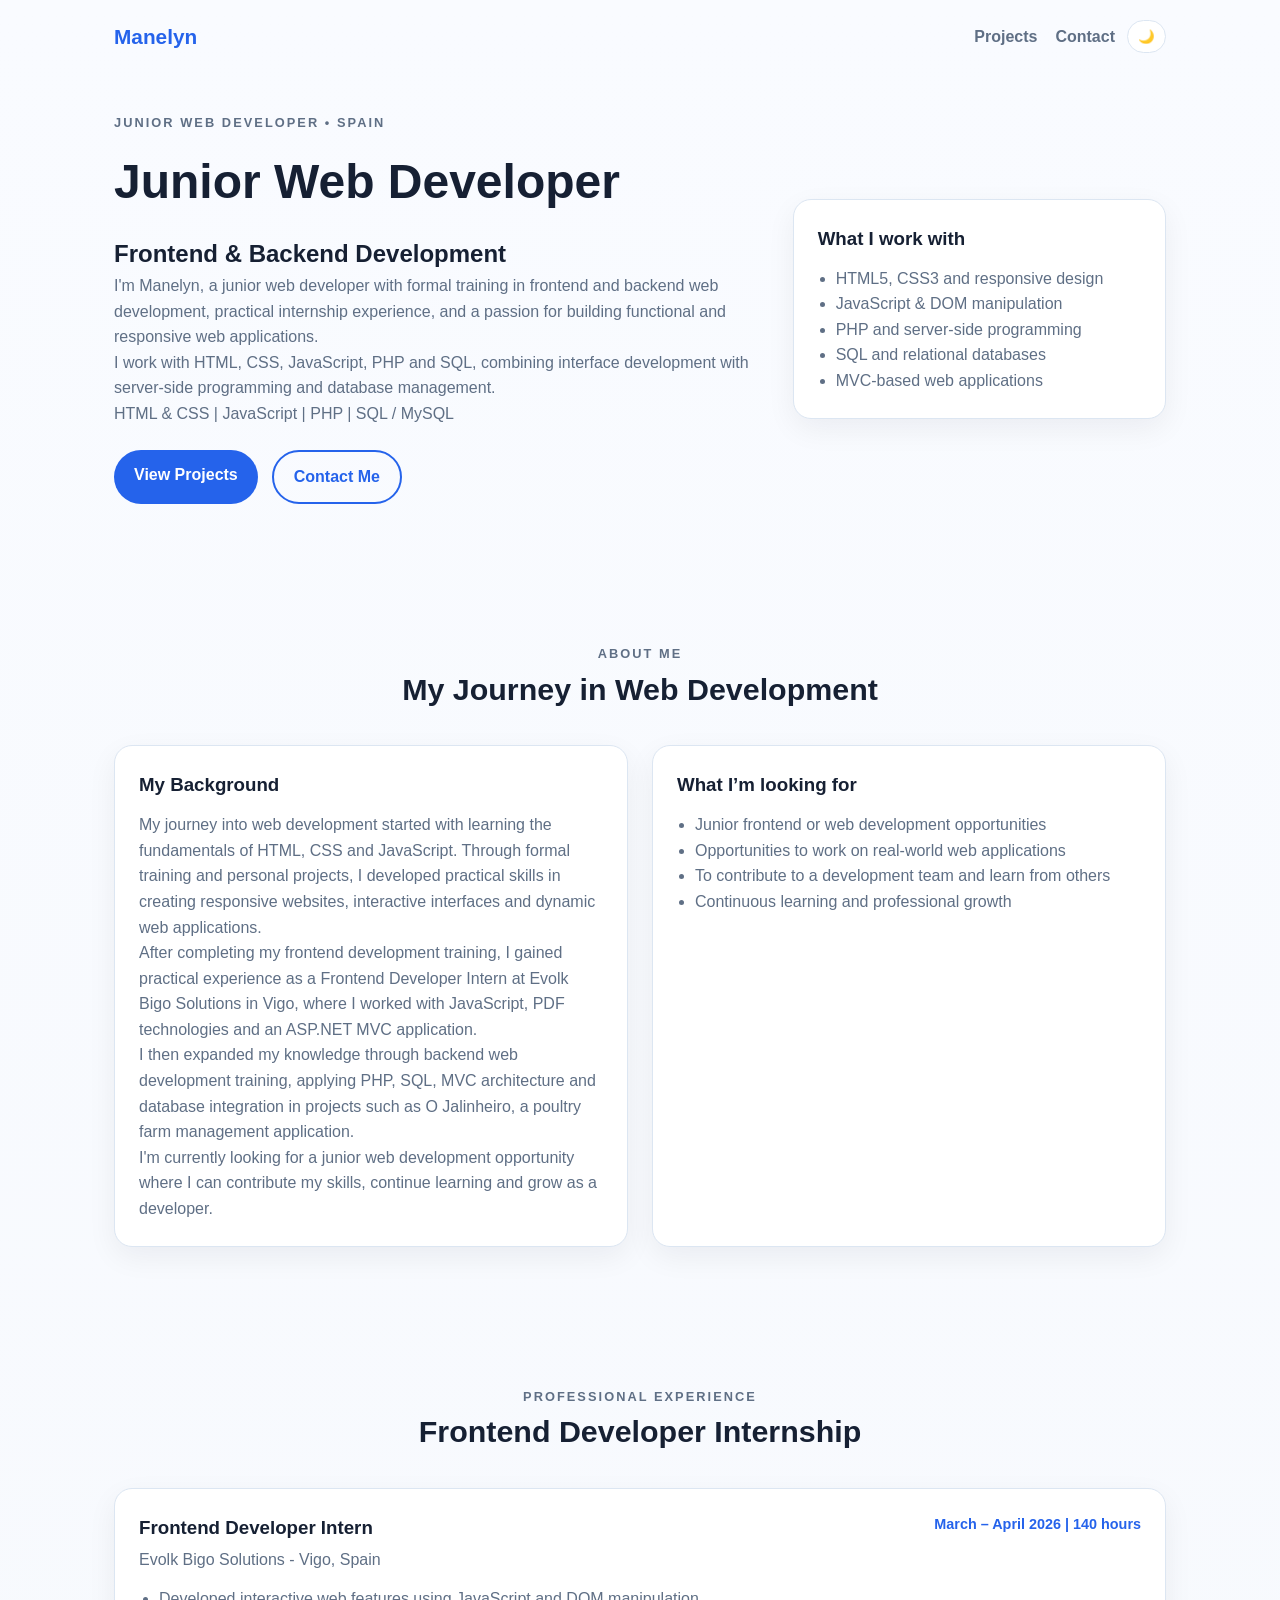
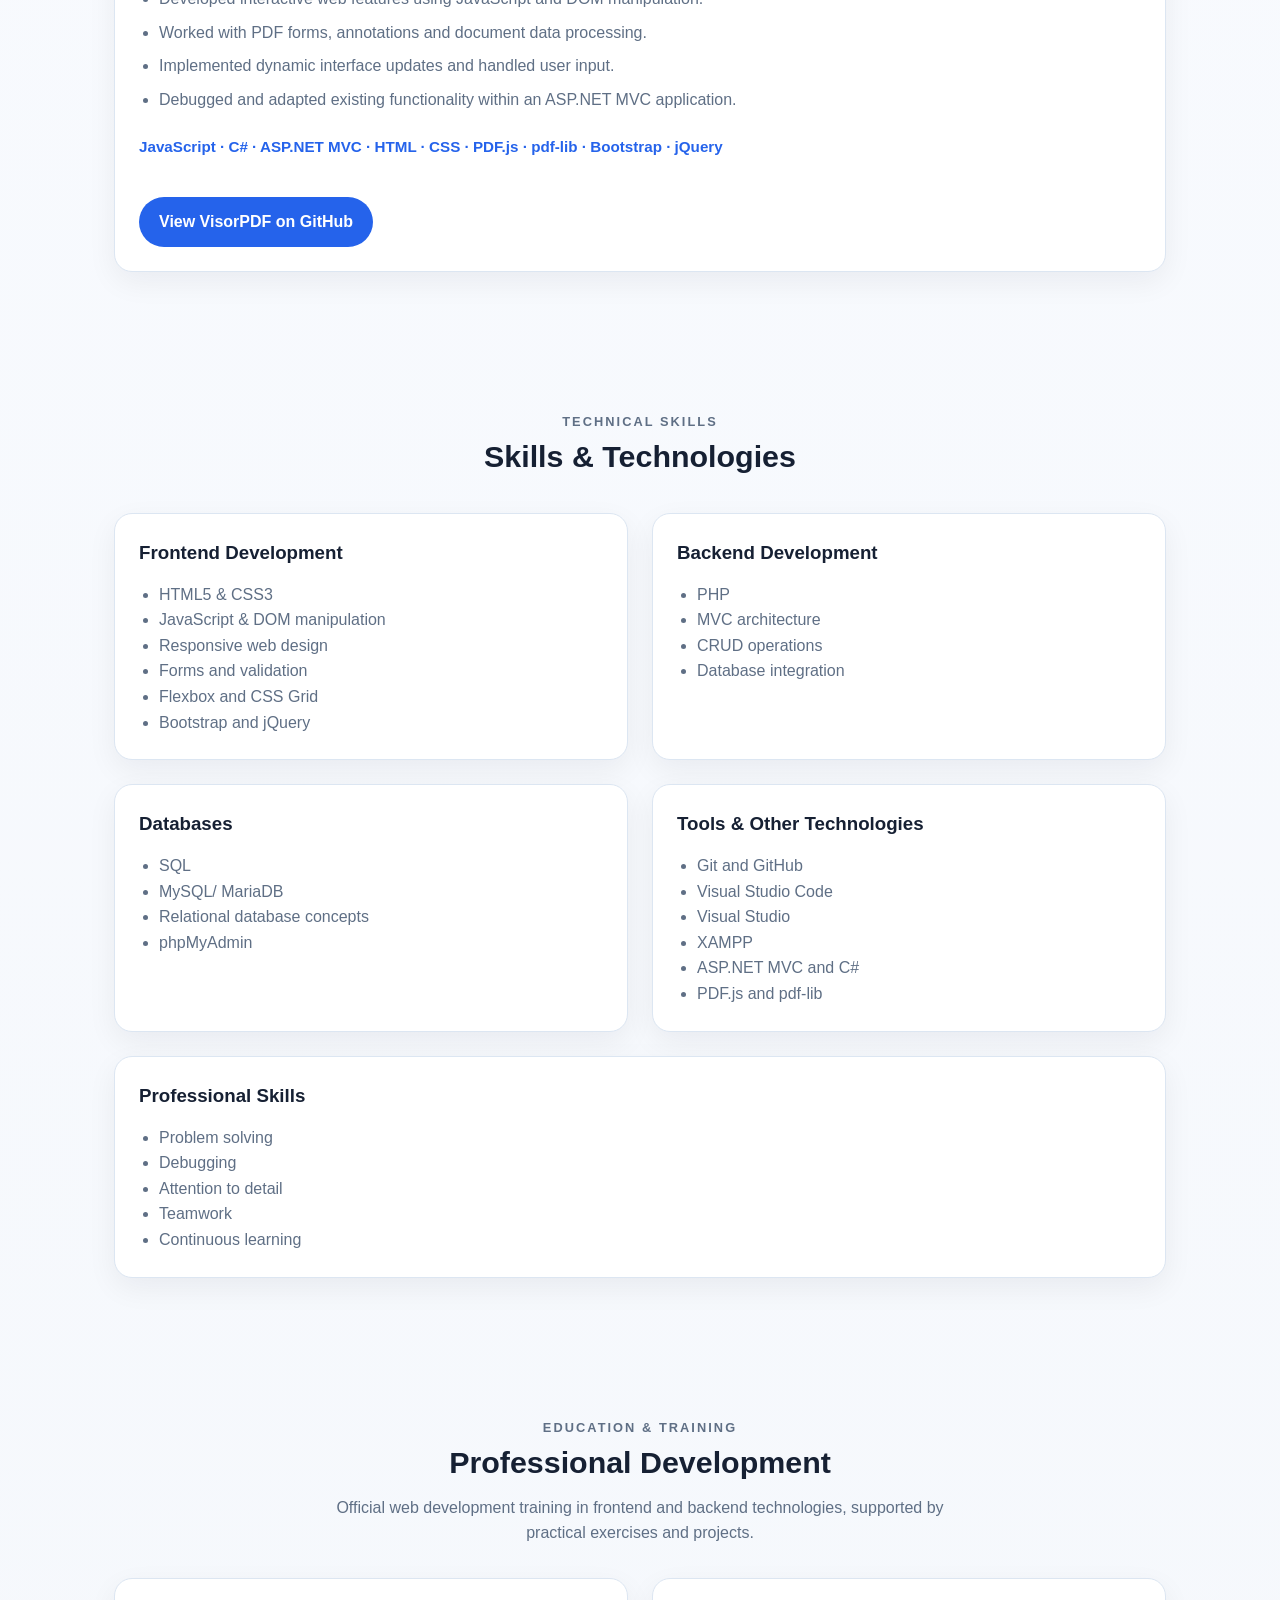
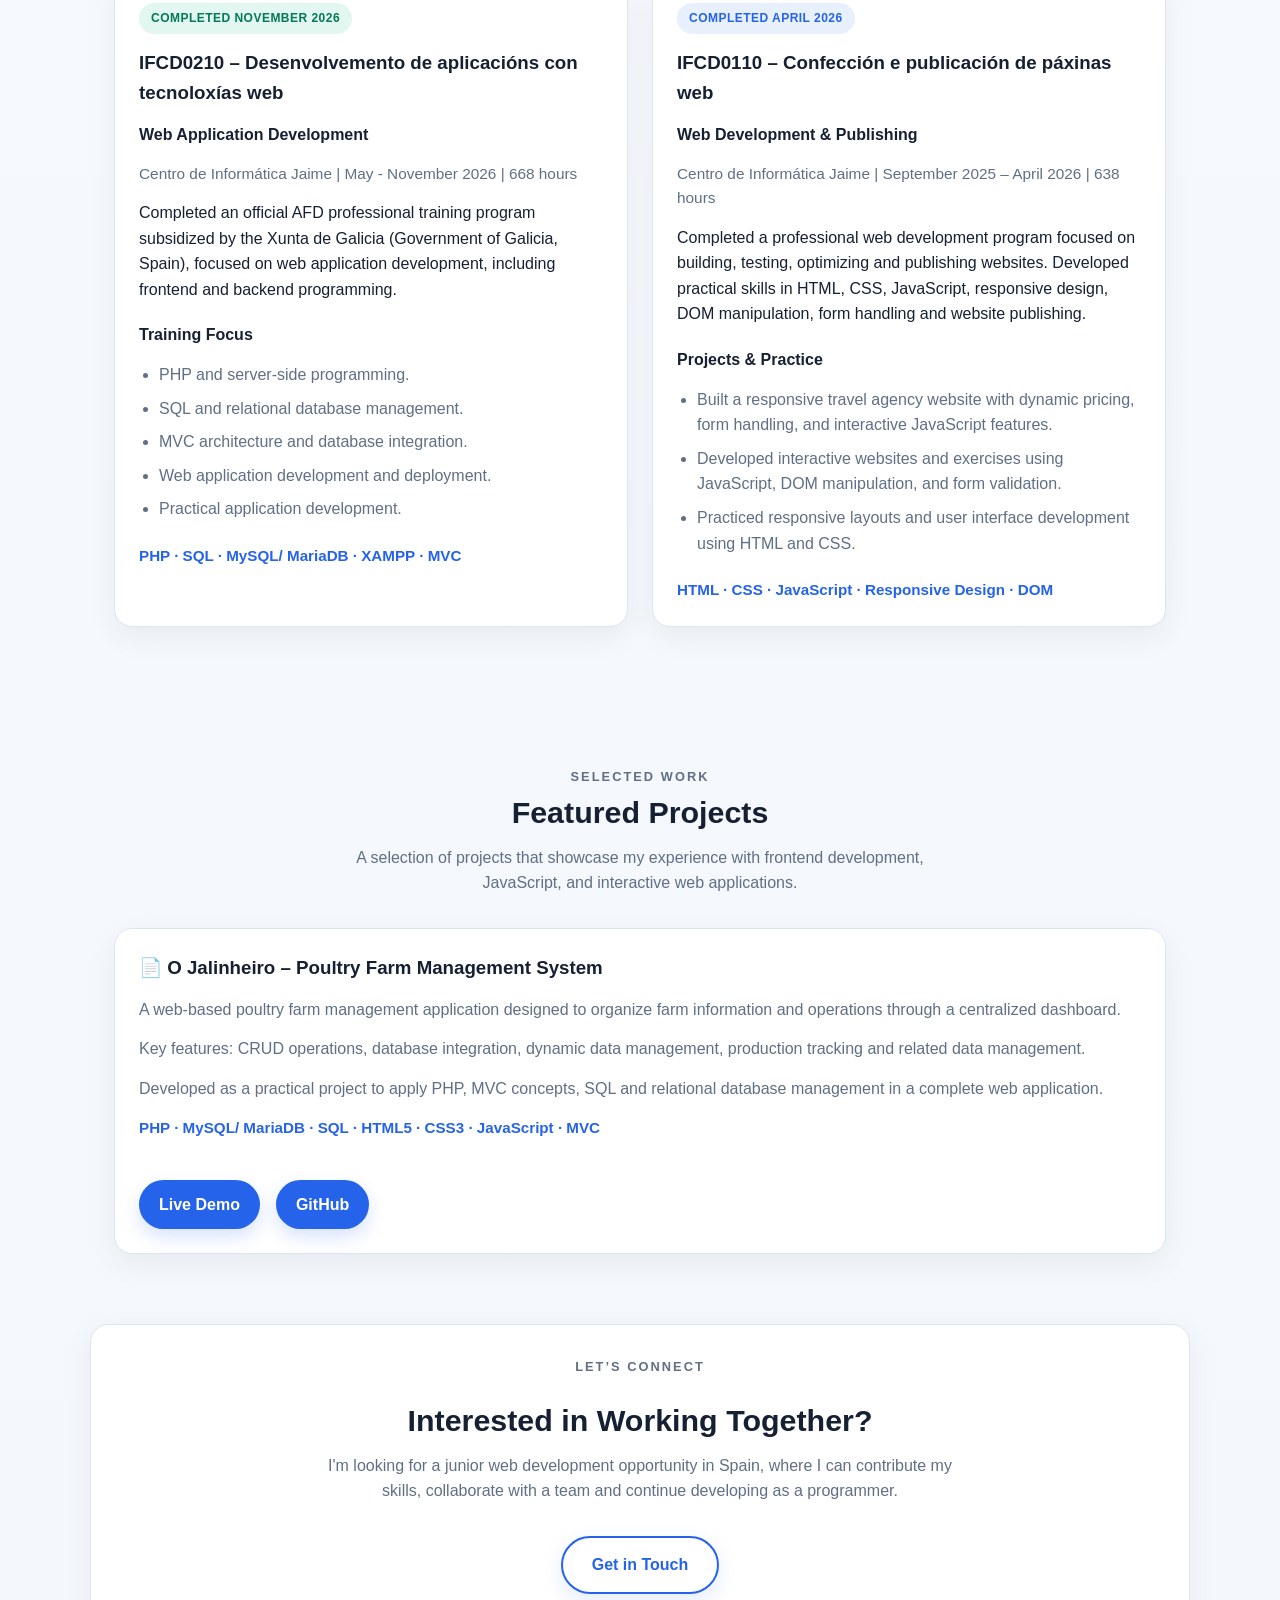
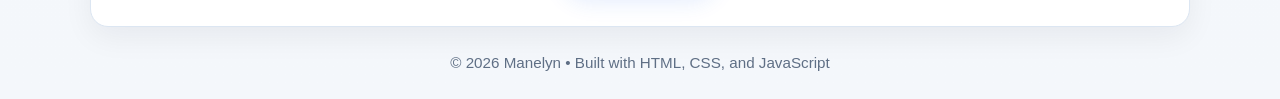
<file: index.html>
<!doctype html>
<html lang="en">
  <head>
    <meta charset="UTF-8" />
    <meta name="viewport" content="width=device-width, initial-scale=1.0" />
    <title>Manelyn | Frontend Developer</title>
    <link rel="stylesheet" href="./css/style.css" />
    <link
      rel="shortcut icon"
      href="./img/themodelsresource.svg"
      type="image/x-icon"
    />
  </head>

  <body>
    <header class="site-header">
      <a class="logo" href="index.html">Manelyn</a>
      <div class="header-actions">
        <nav class="nav-links">
          <a href="projects.html">Projects</a>
          <a href="contact.html">Contact</a>
        </nav>
        <button
          class="theme-toggle"
          id="themeToggle"
          type="button"
          aria-label="Toggle dark mode"
        >
          🌙
        </button>
      </div>
    </header>

    <main>
      <section class="section hero">
        <div class="hero-content">
          <p class="eyebrow">Junior Web Developer • Spain</p>
          <h1>
            Junior Web Developer
          </h1>
          <h2>
            Frontend & Backend Development
          </h2>
          <p>
            I'm Manelyn, a junior web developer with formal training in frontend and backend web development, 
            practical internship experience, and a passion for building functional and responsive web applications.
          </p>
          <p>
            I work with HTML, CSS, JavaScript, PHP and SQL, combining interface development with server-side programming and database management.
          </p>
          <p>
            HTML & CSS | JavaScript | PHP | SQL / MySQL
          </p>
          <div class="buttons">
            <a href="projects.html" class="btn">View Projects</a>
            <a href="contact.html" class="btn btn-outline">Contact Me</a>
          </div>
        </div>

        <div class="hero-card">
          <h3>What I work with</h3>
          <ul>
            <li>HTML5, CSS3 and responsive design</li>
            <li>JavaScript & DOM manipulation</li>
            <li>PHP and server-side programming</li>
            <li>SQL and relational databases</li>
            <li>MVC-based web applications</li>
          </ul>
        </div>
      </section>

      <section id="about" class="section about-section">
        <div class="section-heading">
          <p class="eyebrow">About Me</p>
          <h2>My Journey in Web Development</h2>
        </div>

        <div class="about-grid">
          <div class="about-card">
            <h3>My Background</h3>
            <p>
              My journey into web development started with learning the fundamentals of HTML, CSS and JavaScript. Through formal training and personal projects, 
              I developed practical skills in creating responsive websites, interactive interfaces and dynamic web applications.
            </p>
            <p>
              After completing my frontend development training, I gained practical experience as a Frontend Developer Intern at Evolk Bigo Solutions in Vigo, 
              where I worked with JavaScript, PDF technologies and an ASP.NET MVC application.
            </p>
            <p>
              I then expanded my knowledge through backend web development training, applying PHP, SQL, MVC architecture and 
              database integration in projects such as O Jalinheiro, a poultry farm management application.
            </p>
            <p>
              I'm currently looking for a junior web development opportunity where I can contribute my skills, continue learning and grow as a developer.
            </p>
          </div>

          <div class="about-card">
            <h3>What I’m looking for</h3>
            <ul>
              <li>Junior frontend or web development opportunities</li>
              <li>Opportunities to work on real-world web applications</li>
              <li>To contribute to a development team and learn from others</li>
              <li>Continuous learning and professional growth</li>
            </ul>
          </div>
        </div>
      </section>

      <section id="experience" class="section">
        <div class="section-heading">
          <p class="eyebrow">Professional Experience</p>
          <h2>Frontend Developer Internship</h2>
        </div>

        <article class="experience-card">
          <div class="experience-header">
            <div>
              <h3>Frontend Developer Intern</h3>
              <p class="company">Evolk Bigo Solutions - Vigo, Spain</p>
            </div>

            <span class="experience-date">March – April 2026 | 140 hours</span>
          </div>

          <ul>
            <li>
              Developed interactive web features using JavaScript and DOM manipulation.
            </li>
            <li>
              Worked with PDF forms, annotations and document data processing.
            </li>
            <li>
              Implemented dynamic interface updates and handled user input.
            </li>
            <li>
              Debugged and adapted existing functionality within an ASP.NET MVC application.
            </li>
          </ul>

          <p class="tech">
            JavaScript · C# · ASP.NET MVC · HTML · CSS · PDF.js · pdf-lib · Bootstrap · jQuery
          </p>
          <div class="buttons">
            <a href="https://github.com/Manelynp/VisorPDF" class="btn">View VisorPDF on GitHub</a>
          </div>
        </article>
      </section>

      <section id="skills" class="section">
        <div class="section-heading">
          <p class="eyebrow">Technical Skills</p>
          <h2>Skills & Technologies</h2>
        </div>

        <div class="skills-container">
          <div class="skills-block">
            <h3>Frontend Development</h3>

            <ul>
              <li>HTML5 & CSS3</li>
              <li>JavaScript & DOM manipulation</li>
              <li>Responsive web design</li>
              <li>Forms and validation</li>
              <li>Flexbox and CSS Grid</li>
              <li>Bootstrap and jQuery</li>
            </ul>
          </div>

          <div class="skills-block">
            <h3>Backend Development</h3>

            <ul>
              <li>PHP</li>
              <li>MVC architecture</li>
              <li>CRUD operations</li>
              <li>Database integration</li>
            </ul>
          </div>

          <div class="skills-block">
            <h3>Databases</h3>

            <ul>
              <li>SQL</li>
              <li>MySQL/ MariaDB</li>
              <li>Relational database concepts</li>
              <li>phpMyAdmin</li>
            </ul>
          </div>

          <div class="skills-block">
            <h3>Tools & Other Technologies</h3>

            <ul>
              <li>Git and GitHub</li>
              <li>Visual Studio Code</li>
              <li>Visual Studio</li>
              <li>XAMPP</li>
              <li>ASP.NET MVC and C#</li>
              <li>PDF.js and pdf-lib</li>
            </ul>
          </div>

          <div class="skills-block">
            <h3>Professional Skills</h3>

            <ul>
              <li>Problem solving</li>
              <li>Debugging</li>
              <li>Attention to detail</li>
              <li>Teamwork</li>
              <li>Continuous learning</li>
            </ul>
          </div>
        </div>
      </section>

      <section id="training" class="section">
        <div class="section-heading">
          <p class="eyebrow">Education & Training</p>
          <h2>Professional Development</h2>
          <p>
            Official web development training in frontend and backend technologies, 
            supported by practical exercises and projects.
          </p>
        </div>

        <div class="training-grid">
          <article class="training-card">
            <span class="status current">Completed November 2026</span>

            <h3>
              IFCD0210 – Desenvolvemento de aplicacións con tecnoloxías web
            </h3>

            <p class="training-title">Web Application Development</p>

            <p class="training-info">
              Centro de Informática Jaime | May - November 2026 | 668 hours
            </p>

            <p>
              Completed an official AFD professional training program subsidized by the Xunta de Galicia (Government of Galicia, Spain), 
              focused on web application development, including frontend and backend programming.
            </p>

            <h4>Training Focus</h4>

            <ul>
              <li>
                PHP and server-side programming.
              </li>
              <li>
                SQL and relational database management.
              </li>
              <li>
                MVC architecture and database integration.
              </li>
              <li>
                Web application development and deployment.
              </li>
              <li>
                Practical application development.
              </li>
            </ul>

            <p class="tech">PHP · SQL · MySQL/ MariaDB · XAMPP · MVC</p>
          </article>

          <article class="training-card">
            <span class="status completed">Completed April 2026</span>

            <h3>IFCD0110 – Confección e publicación de páxinas web</h3>

            <p class="training-title">Web Development & Publishing</p>

            <p class="training-info">
              Centro de Informática Jaime | September 2025 – April 2026 | 638 hours
            </p>

            <p>
              Completed a professional web development program focused on building, testing, optimizing and publishing websites. 
              Developed practical skills in HTML, CSS, JavaScript, responsive design, DOM manipulation, form handling and website publishing.
            </p>

            <h4>Projects & Practice</h4>

            <ul>
              <li>
                Built a responsive travel agency website with dynamic pricing,
                form handling, and interactive JavaScript features.
              </li>
              <li>
                Developed interactive websites and exercises using JavaScript,
                DOM manipulation, and form validation.
              </li>
              <li>
                Practiced responsive layouts and user interface development
                using HTML and CSS.
              </li>
            </ul>

            <p class="tech">
              HTML · CSS · JavaScript · Responsive Design · DOM
            </p>
          </article>
        </div>
      </section>

      <section id="projects" class="section">
        <div class="section-heading">
          <p class="eyebrow">Selected Work</p>
          <h2>Featured Projects</h2>

          <p>
            A selection of projects that showcase my experience with frontend
            development, JavaScript, and interactive web applications.
          </p>
        </div>

        <div class="projects-container">
          <article class="project-card featured-project">
            <h3>📄 O Jalinheiro – Poultry Farm Management System</h3>

            <p>
              A web-based poultry farm management application designed to organize farm 
              information and operations through a centralized dashboard.
            </p>

            <p>
              Key features: CRUD operations, database integration, dynamic data management, 
              production tracking and related data management.
            </p>

            <p>
              Developed as a practical project to apply PHP, MVC concepts, SQL and relational 
              database management in a complete web application.
            </p>

            <p class="tech">
              PHP · MySQL/ MariaDB · SQL · HTML5 · CSS3 · JavaScript · MVC
            </p>

            <div class="project-links">
              <a href="https://manelyn-ojalinheiro.infinityfree.me/" target="_blank" rel="noopener noreferrer">
                Live Demo
              </a>
              <a
                href="https://github.com/Manelynp/O-Jalinheiro"
                target="_blank"
                rel="noopener noreferrer"
              >
                GitHub
              </a>
            </div>
          </article>
        </div>
      </section>

      <section id="contact" class="section contact">
        <div class="section-heading">
          <p class="eyebrow">Let’s Connect</p>
          <h2>Interested in Working Together?</h2>

          <p>
            I'm looking for a junior web development opportunity in Spain, where I can contribute my skills, 
            collaborate with a team and continue developing as a programmer.
          </p>
        </div>

        <div class="contact-cta">
          <a href="contact.html" class="home-contact-button">Get in Touch</a>
        </div>
      </section>
    </main>

    <footer class="footer">
      © 2026 Manelyn • Built with HTML, CSS, and JavaScript
    </footer>
    <script src="./JavaScript/profile.js"></script>
  </body>
</html>
</file>
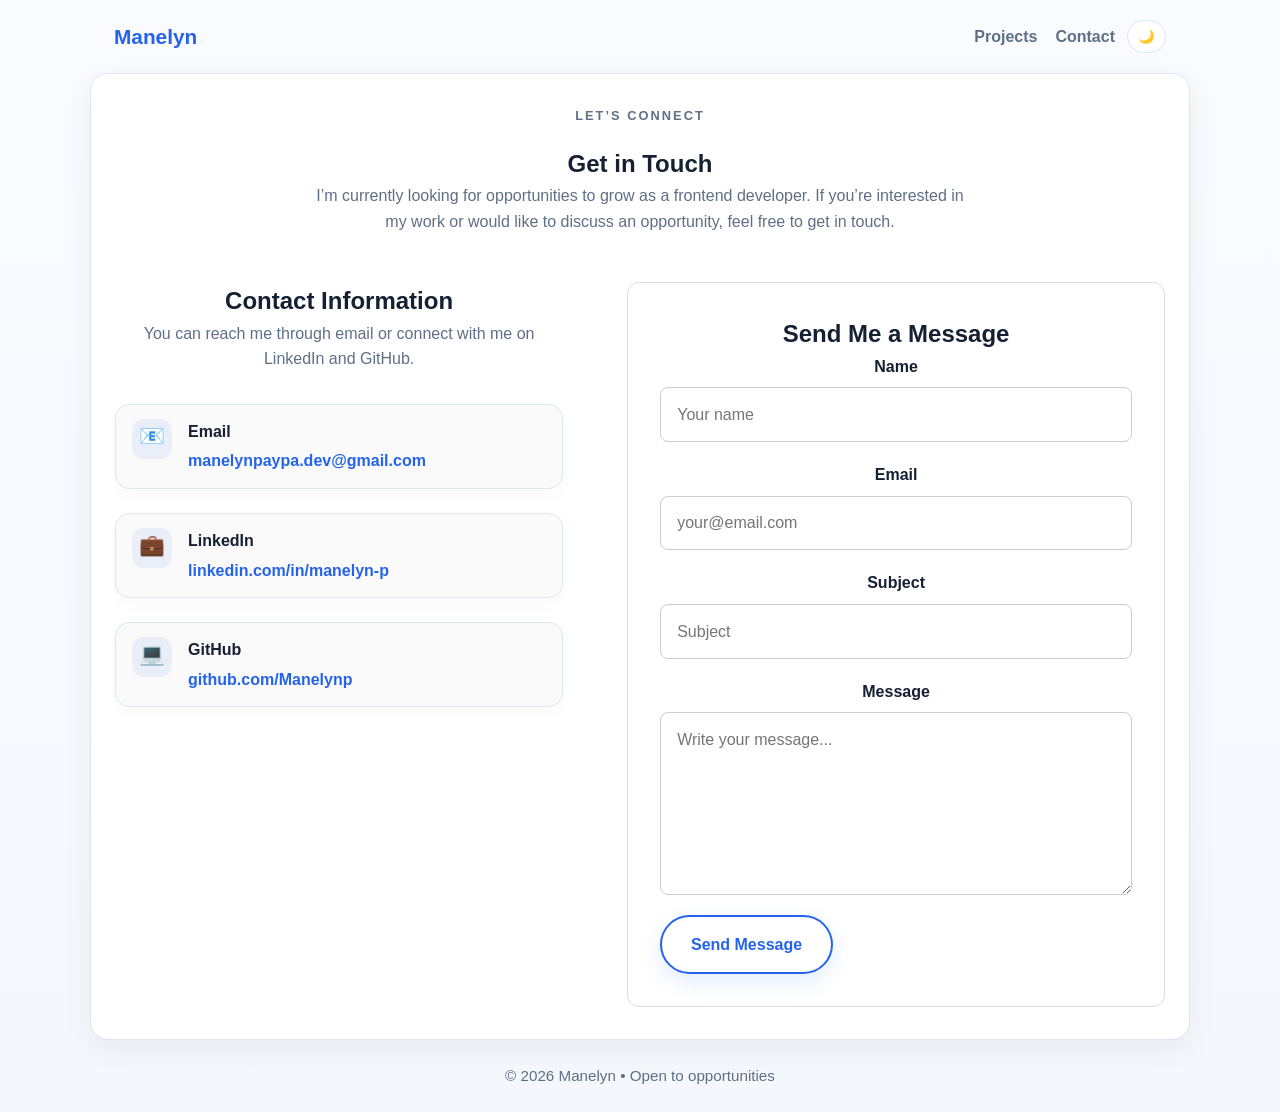
<file: contact.html>
<!doctype html>
<html lang="en">
  <head>
    <meta charset="UTF-8" />
    <meta name="viewport" content="width=device-width, initial-scale=1.0" />
    <title>Contact | Manelyn</title>
    <link rel="stylesheet" href="./css/style.css" />
  </head>
  <body>
    <header class="site-header">
      <a class="logo" href="index.html">Manelyn</a>
      <div class="header-actions">
        <nav class="nav-links">
          <a href="projects.html">Projects</a>
          <a href="contact.html">Contact</a>
        </nav>
        <button
          class="theme-toggle"
          id="themeToggle"
          type="button"
          aria-label="Toggle dark mode"
        >
          🌙
        </button>
      </div>
    </header>

<main>
  <section class="section contact">
    <div class="section-heading">
      <p class="eyebrow">Let’s Connect</p>
      <h1>Get in Touch</h1>
      <p>
        I’m currently looking for opportunities to grow as a frontend
        developer. If you’re interested in my work or would like to discuss
        an opportunity, feel free to get in touch.
      </p>
    </div>

    <div class="contact-container">
      <div class="contact-info">
        <h2>Contact Information</h2>

        <p>
          You can reach me through email or connect with me on LinkedIn
          and GitHub.
        </p>

        <ul class="contact-list">
          <li>
            <span>📧</span>
            <div>
              <strong>Email</strong>
              <a href="mailto:manelynpaypa.dev@gmail.com">
                manelynpaypa.dev@gmail.com
              </a>
            </div>
          </li>

          <li>
            <span>💼</span>
            <div>
              <strong>LinkedIn</strong>
              <a
                href="https://www.linkedin.com/in/manelyn-p"
                target="_blank"
                rel="noopener noreferrer"
              >
                linkedin.com/in/manelyn-p
              </a>
            </div>
          </li>

          <li>
            <span>💻</span>
            <div>
              <strong>GitHub</strong>
              <a
                href="https://github.com/Manelynp"
                target="_blank"
                rel="noopener noreferrer"
              >
                github.com/Manelynp
              </a>
            </div>
          </li>
        </ul>
      </div>

      <div class="contact-form-container">
        <h2>Send Me a Message</h2>

        <form class="contact-form" action="#" method="post">
          <div class="form-group">
            <label for="name">Name</label>
            <input
              type="text"
              id="name"
              name="name"
              placeholder="Your name"
              required
            />
          </div>

          <div class="form-group">
            <label for="email">Email</label>
            <input
              type="email"
              id="email"
              name="email"
              placeholder="your@email.com"
              required
            />
          </div>

          <div class="form-group">
            <label for="subject">Subject</label>
            <input
              type="text"
              id="subject"
              name="subject"
              placeholder="Subject"
              required
            />
          </div>

          <div class="form-group">
            <label for="message">Message</label>
            <textarea
              id="message"
              name="message"
              rows="6"
              placeholder="Write your message..."
              required
            ></textarea>
          </div>

          <button type="submit" class="contact-button">
            Send Message
          </button>
        </form>
      </div>
    </div>
  </section>
</main>

    <footer class="footer">© 2026 Manelyn • Open to opportunities</footer>

    <script src="./JavaScript/profile.js"></script>
  </body>
</html>
</file>
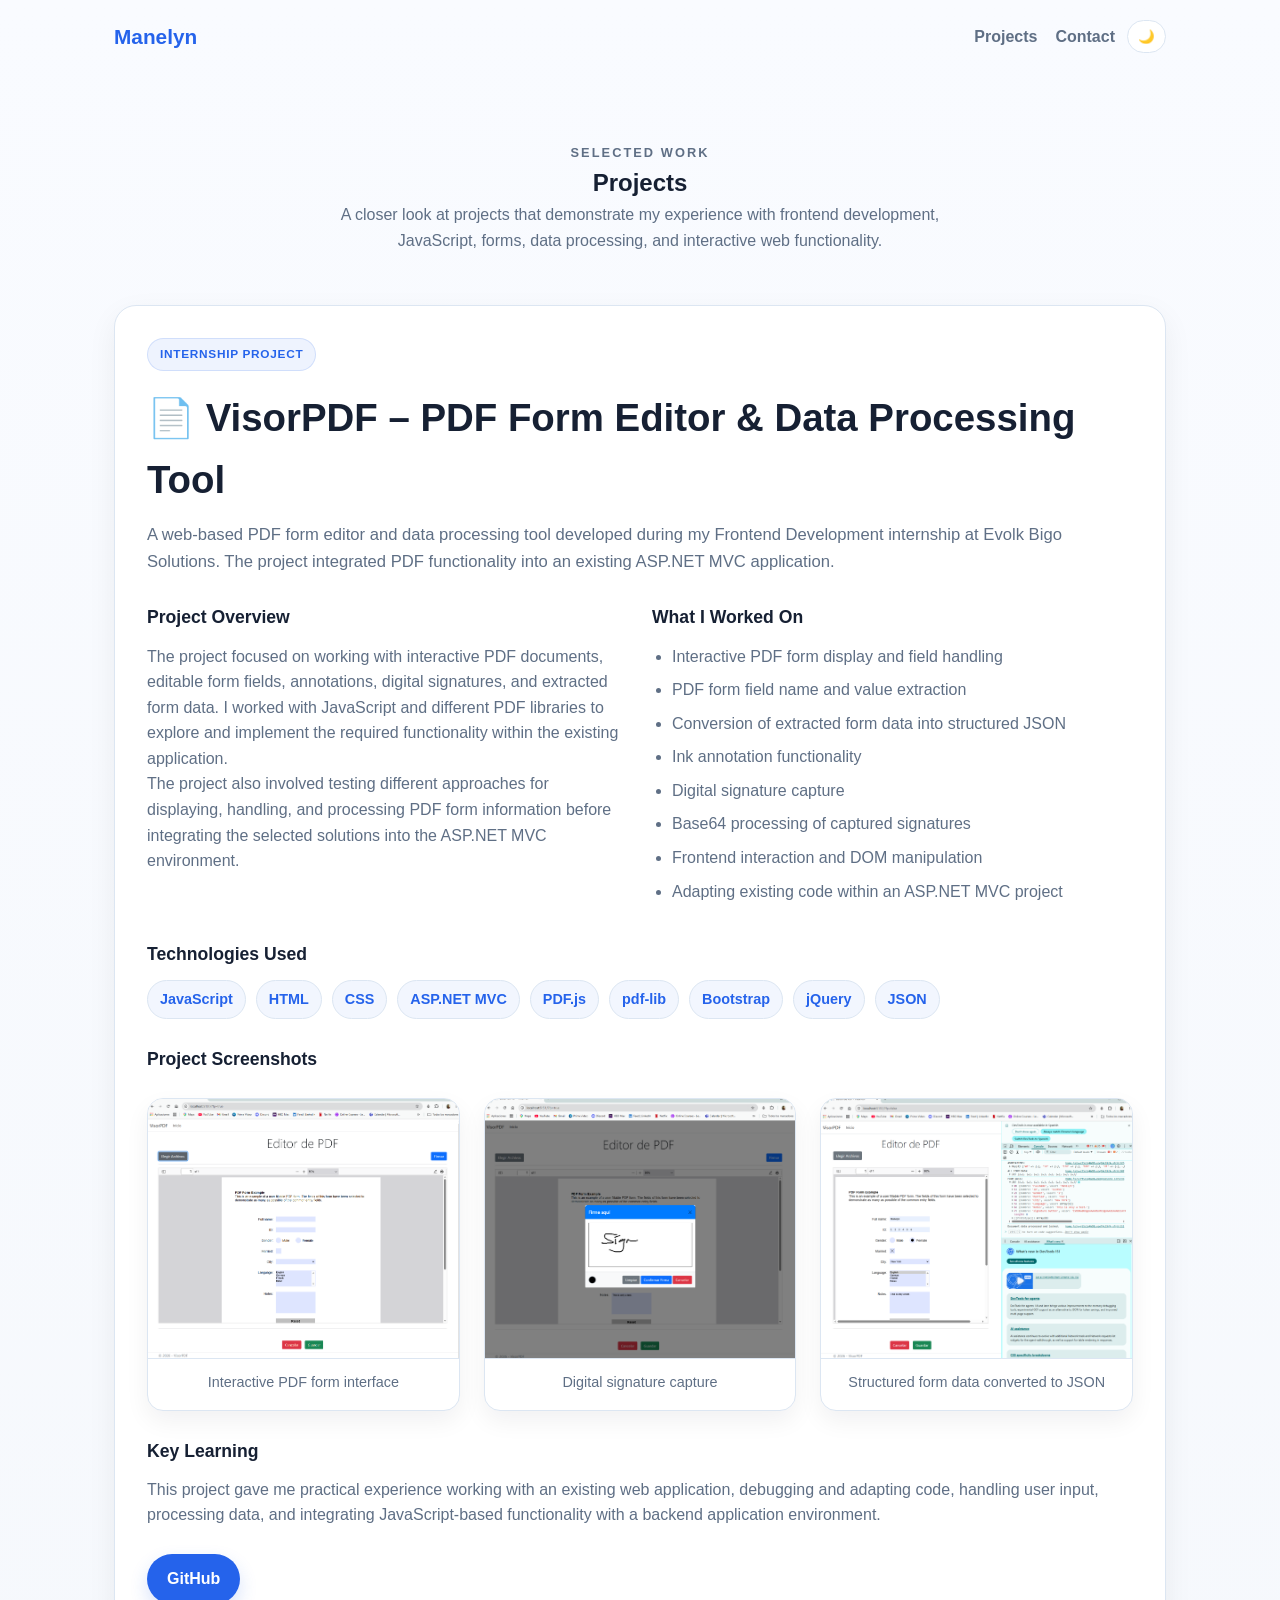
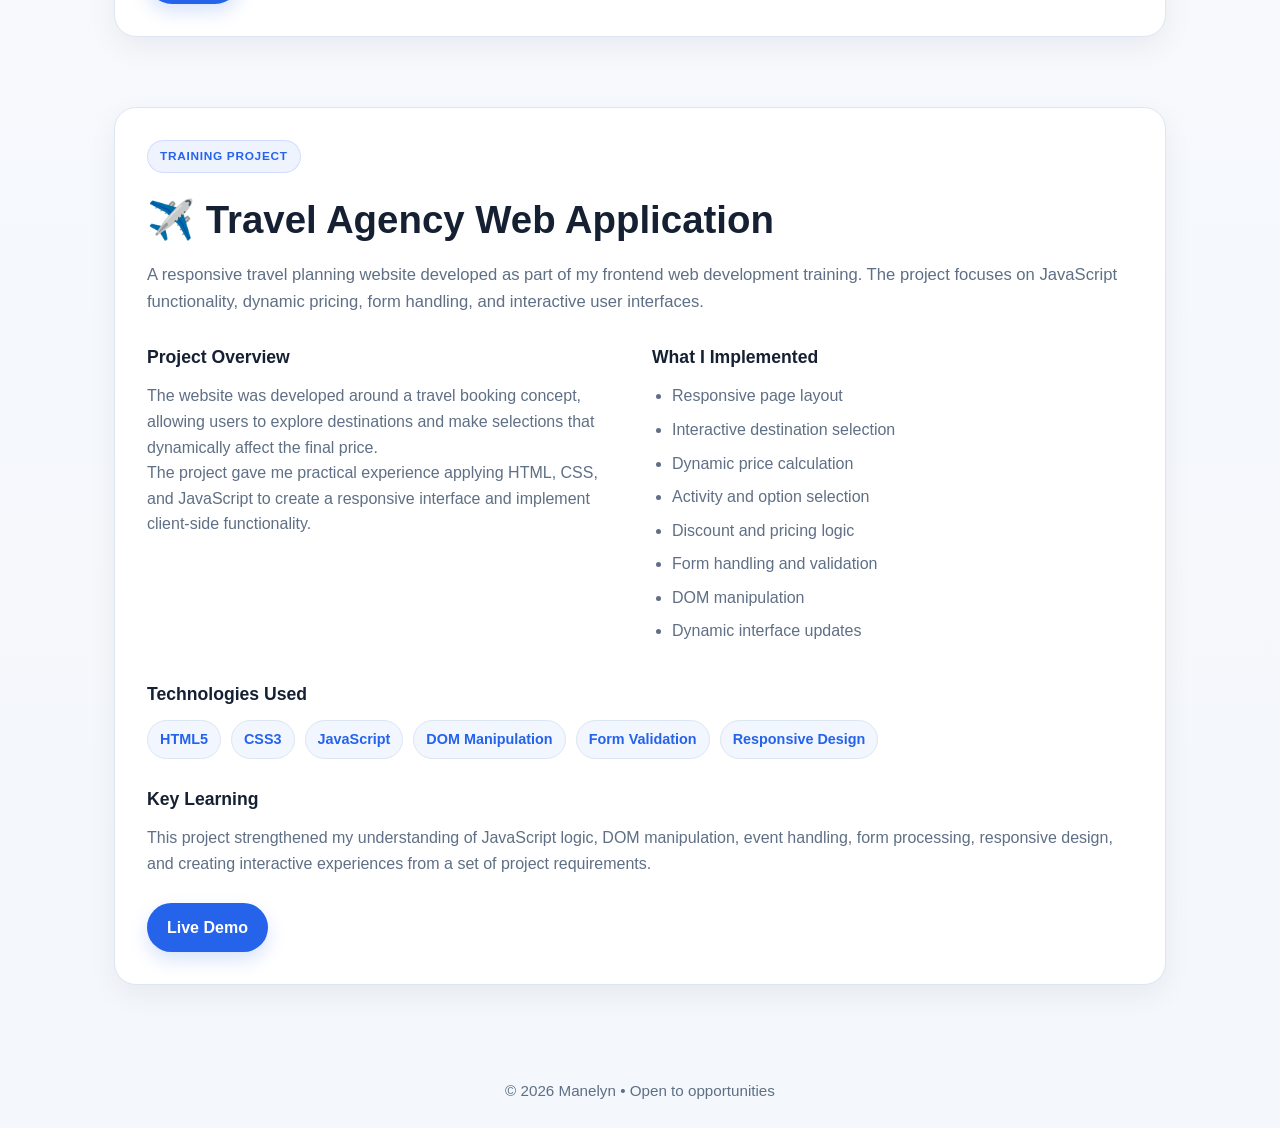
<file: projects.html>
<!doctype html>
<html lang="en">
  <head>
    <meta charset="UTF-8" />
    <meta name="viewport" content="width=device-width, initial-scale=1.0" />
    <title>Projects | Manelyn</title>
    <link rel="stylesheet" href="./css/style.css" />
  </head>
  <body>
    <header class="site-header">
      <a class="logo" href="index.html">Manelyn</a>
      <div class="header-actions">
        <nav class="nav-links">
          <a href="projects.html">Projects</a>
          <a href="contact.html">Contact</a>
        </nav>
        <button
          class="theme-toggle"
          id="themeToggle"
          type="button"
          aria-label="Toggle dark mode"
        >
          🌙
        </button>
      </div>
    </header>

    <main>
      <section class="section project-page-intro">
        <div class="section-heading">
          <p class="eyebrow">Selected Work</p>
          <h1>Projects</h1>
          <p>
            A closer look at projects that demonstrate my experience with
            frontend development, JavaScript, forms, data processing, and
            interactive web functionality.
          </p>
        </div>
      </section>

      <!-- VisorPDF -->
      <section class="section project-detail">
        <article class="project-showcase">
          <div class="project-label">Internship Project</div>
          <h2>📄 VisorPDF – PDF Form Editor & Data Processing Tool</h2>
          <p class="project-intro">
            A web-based PDF form editor and data processing tool developed
            during my Frontend Development internship at Evolk Bigo Solutions.
            The project integrated PDF functionality into an existing ASP.NET
            MVC application.
          </p>
          <div class="project-detail-grid">
            <div>
              <h3>Project Overview</h3>
              <p>
                The project focused on working with interactive PDF documents,
                editable form fields, annotations, digital signatures, and
                extracted form data. I worked with JavaScript and different PDF
                libraries to explore and implement the required functionality
                within the existing application.
              </p>
              <p>
                The project also involved testing different approaches for
                displaying, handling, and processing PDF form information before
                integrating the selected solutions into the ASP.NET MVC
                environment.
              </p>
            </div>
            <div>
              <h3>What I Worked On</h3>
              <ul>
                <li>Interactive PDF form display and field handling</li>
                <li>PDF form field name and value extraction</li>
                <li>Conversion of extracted form data into structured JSON</li>
                <li>Ink annotation functionality</li>
                <li>Digital signature capture</li>
                <li>Base64 processing of captured signatures</li>
                <li>Frontend interaction and DOM manipulation</li>
                <li>Adapting existing code within an ASP.NET MVC project</li>
              </ul>
            </div>
          </div>
          <div class="project-detail-section">
            <h3>Technologies Used</h3>
            <div class="technology-list">
              <span>JavaScript</span>
              <span>HTML</span>
              <span>CSS</span>
              <span>ASP.NET MVC</span>
              <span>PDF.js</span>
              <span>pdf-lib</span>
              <span>Bootstrap</span>
              <span>jQuery</span>
              <span>JSON</span>
            </div>
          </div>

          <div class="project-detail-section">
            <h3>Project Screenshots</h3>

            <div class="project-screenshots">
              <figure>
                <img
                  src="./img/main-interface.PNG"
                  alt="VisorPDF PDF form interface"
                />
                <figcaption>Interactive PDF form interface</figcaption>
              </figure>

              <figure>
                <img
                  src="./img/signature-modal.PNG"
                  alt="VisorPDF digital signature modal"
                />
                <figcaption>Digital signature capture</figcaption>
              </figure>

              <figure>
                <img
                  src="./img/saved-signature-JSON.PNG"
                  alt="VisorPDF extracted form data in JSON format"
                />
                <figcaption>Structured form data converted to JSON</figcaption>
              </figure>
            </div>
          </div>

          <div class="project-detail-section">
            <h3>Key Learning</h3>
            <p>
              This project gave me practical experience working with an existing
              web application, debugging and adapting code, handling user input,
              processing data, and integrating JavaScript-based functionality
              with a backend application environment.
            </p>
          </div>
          <div class="project-links">
            <a
              href="https://github.com/Manelynp/VisorPDF"
              target="_blank"
              rel="noopener noreferrer"
            >
              GitHub
            </a>
          </div>
        </article>
      </section>

      <!-- Travel Agency -->
      <section class="section project-detail">
        <article class="project-showcase">
          <div class="project-label">Training Project</div>
          <h2>✈️ Travel Agency Web Application</h2>
          <p class="project-intro">
            A responsive travel planning website developed as part of my
            frontend web development training. The project focuses on JavaScript
            functionality, dynamic pricing, form handling, and interactive user
            interfaces.
          </p>
          <div class="project-detail-grid">
            <div>
              <h3>Project Overview</h3>
              <p>
                The website was developed around a travel booking concept,
                allowing users to explore destinations and make selections that
                dynamically affect the final price.
              </p>
              <p>
                The project gave me practical experience applying HTML, CSS, and
                JavaScript to create a responsive interface and implement
                client-side functionality.
              </p>
            </div>
            <div>
              <h3>What I Implemented</h3>
              <ul>
                <li>Responsive page layout</li>
                <li>Interactive destination selection</li>
                <li>Dynamic price calculation</li>
                <li>Activity and option selection</li>
                <li>Discount and pricing logic</li>
                <li>Form handling and validation</li>
                <li>DOM manipulation</li>
                <li>Dynamic interface updates</li>
              </ul>
            </div>
          </div>
          <div class="project-detail-section">
            <h3>Technologies Used</h3>
            <div class="technology-list">
              <span>HTML5</span>
              <span>CSS3</span>
              <span>JavaScript</span>
              <span>DOM Manipulation</span>
              <span>Form Validation</span>
              <span>Responsive Design</span>
            </div>
          </div>
          <div class="project-detail-section">
            <h3>Key Learning</h3>
            <p>
              This project strengthened my understanding of JavaScript logic,
              DOM manipulation, event handling, form processing, responsive
              design, and creating interactive experiences from a set of project
              requirements.
            </p>
          </div>
          <div class="project-links">
            <a
              href="https://islaviajesyaventuras.netlify.app/"
              target="_blank"
              rel="noopener noreferrer"
            >
              Live Demo
            </a>
          </div>
        </article>
      </section>
    </main>

    <footer class="footer">© 2026 Manelyn • Open to opportunities</footer>

    <script src="./JavaScript/profile.js"></script>
  </body>
</html>
</file>
<file: css/style.css>
:root {
  --bg: #f4f7fb;
  --surface: #ffffff;
  --text: #162033;
  --muted: #5f6f85;
  --accent: #2563eb;
  --accent-dark: #1d4ed8;
  --border: #dce6f2;
}

html {
  scroll-behavior: smooth;
}

* {
  box-sizing: border-box;
  margin: 0;
  padding: 0;
}

body {
  font-family: Arial, Helvetica, sans-serif;
  line-height: 1.6;
  color: var(--text);
  background: linear-gradient(180deg, #f9fbff 0%, var(--bg) 100%);
  transition: background-color 0.3s ease, color 0.3s ease;
}

body.dark {
  --bg: #0f172a;
  --surface: #111827;
  --text: #f8fafc;
  --muted: #cbd5e1;
  --accent: #60a5fa;
  --accent-dark: #93c5fd;
  --border: #334155;
  background: linear-gradient(180deg, #020617 0%, #0f172a 100%);
}

a {
  color: inherit;
}

.site-header {
  display: flex;
  justify-content: space-between;
  align-items: center;
  max-width: 1100px;
  margin: 0 auto;
  padding: 20px 24px;
}

.header-actions {
  display: flex;
  align-items: center;
  gap: 12px;
}

.logo {
  font-size: 1.3rem;
  font-weight: 700;
  text-decoration: none;
  color: var(--accent);
}

.nav-links {
  display: flex;
  gap: 18px;
}

.nav-links a {
  text-decoration: none;
  color: var(--muted);
  font-weight: 600;
}

.nav-links a:hover {
  color: var(--accent);
}

.theme-toggle {
  border: 1px solid var(--border);
  background: var(--surface);
  color: var(--text);
  border-radius: 999px;
  padding: 8px 10px;
  cursor: pointer;
}

.section {
  padding: 70px 24px;
  max-width: 1100px;
  margin: 0 auto;
}

.hero {
  display: flex;
  gap: 32px;
  align-items: center;
  padding-top: 40px;
}

.hero > * {
  flex: 1;
}

.hero-content {
  flex: 2;
}

.hero-card {
  flex: 1;
}

.eyebrow {
  color: var(--accent);
  font-weight: 700;
  letter-spacing: 0.16em;
  text-transform: uppercase;
  font-size: 0.8rem;
  margin-bottom: 10px;
}

.hero h1 {
  font-size: clamp(2rem, 4vw, 3rem);
  margin-bottom: 14px;
}

.hero p {
  color: var(--muted);
  max-width: 640px;
}

.buttons {
  display: flex;
  flex-wrap: wrap;
  gap: 14px;
  margin-top: 24px;
}

.btn {
  text-decoration: none;
  padding: 12px 20px;
  background: var(--accent);
  color: white;
  border-radius: 999px;
  font-weight: 700;
  transition: background 0.2s ease;
}

.btn:hover {
  background: var(--accent-dark);
}

.btn-outline {
  background: transparent;
  color: var(--accent);
  border: 2px solid var(--accent);
}

.hero-card,
.skills-block,
.project-card,
.experience-card,
.contact,
.about-card {
  background: var(--surface);
  border: 1px solid var(--border);
  border-radius: 18px;
  box-shadow: 0 10px 30px rgba(15, 23, 42, 0.06);
}

.hero-card {
  padding: 24px;
}

.hero-card h3 {
  margin-bottom: 12px;
}

.hero-card ul {
  padding-left: 18px;
  color: var(--muted);
}

.experience-card {
  display: flex;
  flex-direction: column;
  gap: 18px;
  padding: 24px;
}

.experience-header {
  display: flex;
  justify-content: space-between;
  align-items: flex-start;
  gap: 16px;
}

.company {
  color: var(--muted);
  margin-top: 4px;
}

.experience-date {
  color: var(--accent);
  font-size: 0.9rem;
  font-weight: 700;
  white-space: nowrap;
}

.experience-card ul {
  padding-left: 20px;
  color: var(--muted);
}

.experience-card li {
  margin-bottom: 8px;
}

.section-heading {
  text-align: center;
  margin-bottom: 32px;
}

.section-heading h2 {
  font-size: 1.9rem;
  margin-bottom: 8px;
}

.section-heading p {
  color: var(--muted);
  max-width: 650px;
  margin: 0 auto;
}

.about-grid {
  display: flex;
  flex-wrap: wrap;
  gap: 24px;
}

.about-grid > * {
  flex: 1 1 calc(50% - 24px);
}

.about-card {
  padding: 24px;
}

.about-card h3 {
  margin-bottom: 12px;
}

.about-card p,
.about-card li {
  color: var(--muted);
}

.about-card ul {
  padding-left: 18px;
}

.skills-container {
  display: flex;
  flex-wrap: wrap;
  gap: 24px;
}

.skills-container > * {
  flex: 1 1 48%;
}

.skills-block {
  padding: 24px;
}

.skills-block h3 {
  margin-bottom: 14px;
}

.skills-block ul {
  list-style: disc;
  padding-left: 20px;
  color: var(--muted);
}

.projects-container {
  display: flex;
  flex-wrap: wrap;
  gap: 24px;
}

.projects-container > * {
  flex: 1 1 280px;
}

.project-card,
.experience-card {
  display: flex;
  flex-direction: column;
  gap: 14px;
  padding: 24px;
}

.project-card h3 {
  margin-bottom: 0;
}

.project-card p {
  margin-bottom: 0;
  color: var(--muted);
}

.project-page-intro {
  padding-bottom: 20px;
}

.project-detail {
  padding-top: 0;
}

.project-showcase {
  background: var(--surface);
  border: 1px solid var(--border);
  border-radius: 22px;
  box-shadow: 0 10px 30px rgba(15, 23, 42, 0.06);
  padding: 32px;
}

.project-label {
  display: inline-block;
  background: rgba(37, 99, 235, 0.08);
  color: var(--accent);
  border: 1px solid rgba(37, 99, 235, 0.15);
  border-radius: 999px;
  padding: 6px 12px;
  font-size: 0.74rem;
  font-weight: 700;
  letter-spacing: 0.06em;
  text-transform: uppercase;
  margin-bottom: 16px;
  width: fit-content;
}

.project-showcase h2 {
  font-size: clamp(1.7rem, 3vw, 2.5rem);
  margin-bottom: 12px;
}

.project-intro {
  color: var(--muted);
  font-size: 1.04rem;
  margin-bottom: 22px;
}

.project-detail-grid {
  display: grid;
  grid-template-columns: repeat(2, minmax(0, 1fr));
  gap: 24px;
  margin: 28px 0;
}

.project-detail-grid h3,
.project-detail-section h3 {
  margin-bottom: 12px;
  font-size: 1.1rem;
}

.project-detail-grid p,
.project-detail-grid li,
.project-detail-section p,
.project-detail-grid ul {
  color: var(--muted);
}

.project-detail-grid ul,
.project-detail-section ul {
  padding-left: 20px;
}

.project-detail-grid li,
.project-detail-section li {
  margin-bottom: 8px;
}

.project-detail-section {
  margin-top: 26px;
}

.technology-list {
  display: flex;
  flex-wrap: wrap;
  gap: 10px;
}

.technology-list span {
  display: inline-flex;
  align-items: center;
  padding: 7px 12px;
  border-radius: 999px;
  background: rgba(37, 99, 235, 0.06);
  border: 1px solid var(--border);
  color: var(--accent);
  font-size: 0.9rem;
  font-weight: 700;
}

.project-features li{
  margin-left: 24px;
}

.project-card .tech,
.training-card .tech,
.tech {
  font-size: 0.95rem;
  font-weight: 700;
  color: var(--accent);
}

.project-links {
  display: flex;
  flex-wrap: wrap;
  gap: 16px;
  margin-top: 26px;
}

.project-links a {
  display: inline-flex;
  align-items: center;
  justify-content: center;
  text-decoration: none;
  padding: 12px 20px;
  background: var(--accent);
  color: #ffffff;
  border-radius: 999px;
  font-weight: 700;
  transition: background 0.2s ease, transform 0.2s ease;
  box-shadow: 0 8px 18px rgba(37, 99, 235, 0.18);
}

.project-links a:hover {
  background: var(--accent-dark);
  transform: translateY(-1px);
}

.training-grid {
  display: flex;
  flex-wrap: wrap;
  gap: 24px;
}

.training-grid > * {
  flex: 1 1 calc(50% - 24px);
}

.training-card {
  display: flex;
  flex-direction: column;
  gap: 14px;
  background: var(--surface);
  border: 1px solid var(--border);
  border-radius: 18px;
  box-shadow: 0 10px 30px rgba(15, 23, 42, 0.06);
  padding: 24px;
}

.status {
  display: inline-block;
  width: fit-content;
  border-radius: 999px;
  padding: 6px 12px;
  font-size: 0.75rem;
  font-weight: 700;
  letter-spacing: 0.04em;
  text-transform: uppercase;
}

.status.completed {
  background: rgba(37, 99, 235, 0.1);
  color: var(--accent);
}

.status.current {
  background: rgba(16, 185, 129, 0.12);
  color: #047857;
}

.training-card h3 {
  margin-bottom: 0;
}

.training-title {
  font-weight: 700;
  color: var(--text);
}

.training-info {
  color: var(--muted);
  font-size: 0.96rem;
}

.training-card h4 {
  margin-top: 6px;
  font-size: 1rem;
}

.training-card ul {
  padding-left: 20px;
  color: var(--muted);
}

.training-card li {
  margin-bottom: 8px;
}

.contact {
  text-align: center;
  padding: 32px 24px;
}

.contact p {
  margin-bottom: 18px;
  color: var(--muted);
}

.contact-list {
  list-style: none;
  padding: 0;
  margin: 0;
  display: flex;
  gap: 16px;
}

.contact-list li {
  display: flex;
  align-items: flex-start;
  gap: 14px;
  padding: 14px 16px;
  background: rgba(15, 23, 42, 0.02);
  border: 1px solid var(--border);
  border-radius: 14px;
  color: var(--text);
  box-shadow: 0 8px 18px rgba(15, 23, 42, 0.02);
}

.contact-list li > span {
  display: inline-flex;
  align-items: flex-start;
  justify-content: center;
  width: 40px;
  height: 40px;
  border-radius: 12px;
  background: rgba(37, 99, 235, 0.08);
  color: var(--accent);
  font-size: 1.2rem;
  flex-shrink: 0;
}

.contact-list li div {
  display: flex;
  align-items: flex-start;
  gap: 4px;
}

.contact-list strong {
  color: var(--text);
}

.contact-list a {
  color: var(--accent);
  text-decoration: none;
  font-weight: 600;
}

.contact-list a:hover {
  color: var(--accent-dark);
}

/* Projects */
.project-screenshots {
  display: flex;
  flex-wrap: wrap;
  justify-content: space-around;
  align-items: stretch;
  gap: 24px;
  margin-top: 24px;
}

.project-screenshots figure {
  margin: 0;
  flex: 1 1 260px;
  max-width: 48%;
  display: flex;
  flex-direction: column;
  background: var(--surface);
  border: 1px solid var(--border);
  border-radius: 16px;
  box-shadow: 0 10px 24px rgba(15, 23, 42, 0.06);
  overflow: hidden;
  transition: transform 0.2s ease, box-shadow 0.2s ease, max-width 0.25s ease, width 0.25s ease;
  cursor: pointer;
}

.project-screenshots figure:hover {
  transform: translateY(-3px);
  box-shadow: 0 16px 30px rgba(15, 23, 42, 0.1);
}

.project-screenshots figure.expanded {
  position: fixed;
  inset: 26px;
  max-width: none;
  width: calc(100% - 52px);
  z-index: 1000;
  background: rgba(15, 23, 42, 0.75);
  border: 1px solid rgba(255, 255, 255, 0.2);
  box-shadow: 0 24px 50px rgba(15, 23, 42, 0.4);
}

.project-screenshots img {
  width: 100%;
  height: 260px;
  object-fit: cover;
  display: block;
  border-bottom: 1px solid var(--border);
  transition: transform 0.25s ease, height 0.25s ease, object-fit 0.25s ease;
}

.project-screenshots figure:hover img {
  transform: scale(1.03);
}

.project-screenshots figure.expanded img {
  height: calc(100vh - 120px);
  object-fit: contain;
  border-bottom: none;
  background: rgba(15, 23, 42, 0.85);
}

.project-screenshots figcaption {
  margin: 0;
  padding: 12px 14px 16px;
  color: var(--muted);
  font-size: 0.9rem;
  text-align: center;
}

.project-screenshots figure.expanded figcaption {
  display: none;
}


/* Contact Section */

.contact-container {
  display: grid;
  grid-template-columns: 1fr 1.2fr;
  gap: 4rem;
  margin-top: 3rem;
  align-items: start;
}

.contact-info h3,
.contact-form-container h3 {
  margin-bottom: 1rem;
}

.contact-info > p {
  margin-bottom: 2rem;
  max-width: 500px;
}

.contact-list {
  list-style: none;
  padding: 0;
  margin: 0;
  display: flex;
  flex-direction: column;
  gap: 1.5rem;
}

.contact-list li {
  display: flex;
  align-items: flex-start;
  gap: 1rem;
}

.contact-list li > span {
  font-size: 1.3rem;
}

.contact-list li div {
  display: flex;
  flex-direction: column;
  gap: 0.25rem;
}

.contact-list a {
  text-decoration: none;
}

/* Contact Form */

.contact-form-container {
  padding: 2rem;
  border: 1px solid #ddd;
  border-radius: 12px;
}

.contact-form {
  display: flex;
  flex-direction: column;
  gap: 1.25rem;
}

.form-group {
  display: flex;
  flex-direction: column;
  gap: 0.5rem;
}

.form-group label {
  font-weight: 600;
}

.form-group input,
.form-group textarea {
  width: 100%;
  padding: 0.85rem 1rem;
  font: inherit;
  border: 1px solid #ccc;
  border-radius: 8px;
  background: transparent;
  color: #ccc;
  box-sizing: border-box;
}

.form-group textarea {
  resize: vertical;
  min-height: 140px;
}

.form-group input:focus,
.form-group textarea:focus {
  outline: none;
  border-color: var(--accent);
  box-shadow: 0 0 0 3px rgba(37, 99, 235, 0.14);
  background: transparent;
}

.contact-button,
.home-contact-button {
  display: inline-flex;
  align-items: center;
  justify-content: center;
  text-decoration: none;
  padding: 0.9rem 1.8rem;
  border-radius: 999px;
  border: 2px solid var(--accent);
  background: transparent;
  color: var(--accent);
  font: inherit;
  font-weight: 700;
  cursor: pointer;
  transition: background 0.2s ease, color 0.2s ease, transform 0.2s ease, box-shadow 0.2s ease;
  box-shadow: 0 8px 22px rgba(37, 99, 235, 0.12);
  width: fit-content;
}

.contact-button:hover,
.home-contact-button:hover {
  background: var(--accent);
  color: #ffffff;
  transform: translateY(-2px);
  box-shadow: 0 14px 26px rgba(37, 99, 235, 0.2);
}

.footer {
  text-align: center;
  padding: 24px;
  color: var(--muted);
  font-size: 0.95rem;
}

/* Mobile */

@media (max-width: 768px) {
  .contact-container {
    grid-template-columns: 1fr;
    gap: 2.5rem;
  }

  .contact-form-container {
    padding: 1.5rem;
  }
}


@media (max-width: 760px) {
  .project-screenshots {
    justify-content: center;
  }

  .project-screenshots figure {
    max-width: 100%;
    width: 100%;
  }

  .project-screenshots img {
    height: 220px;
  }

  .project-screenshots figure.expanded {
    inset: 16px;
    width: calc(100% - 32px);
  }

  .project-screenshots figure.expanded img {
    height: calc(100vh - 80px);
  }
}

@media (max-width: 760px) {

  .hero,
  .about-grid,
  .skills-container,
  .projects-container,
  .training-grid,
  .project-detail-grid {
    flex-direction: column;
  }

  .about-grid > *,
  .skills-container > *,
  .projects-container > *,
  .training-grid > *,
  .project-detail-grid > * {
    flex-basis: 100%;
  }

  .project-detail-grid {
    display: flex;
    flex-direction: column;
    gap: 20px;
  }

  .project-showcase {
    padding: 24px 20px;
  }

  .site-header {
    flex-direction: column;
    gap: 10px;
  }

  .nav-links {
    flex-wrap: wrap;
    justify-content: center;
  }
}
</file>
